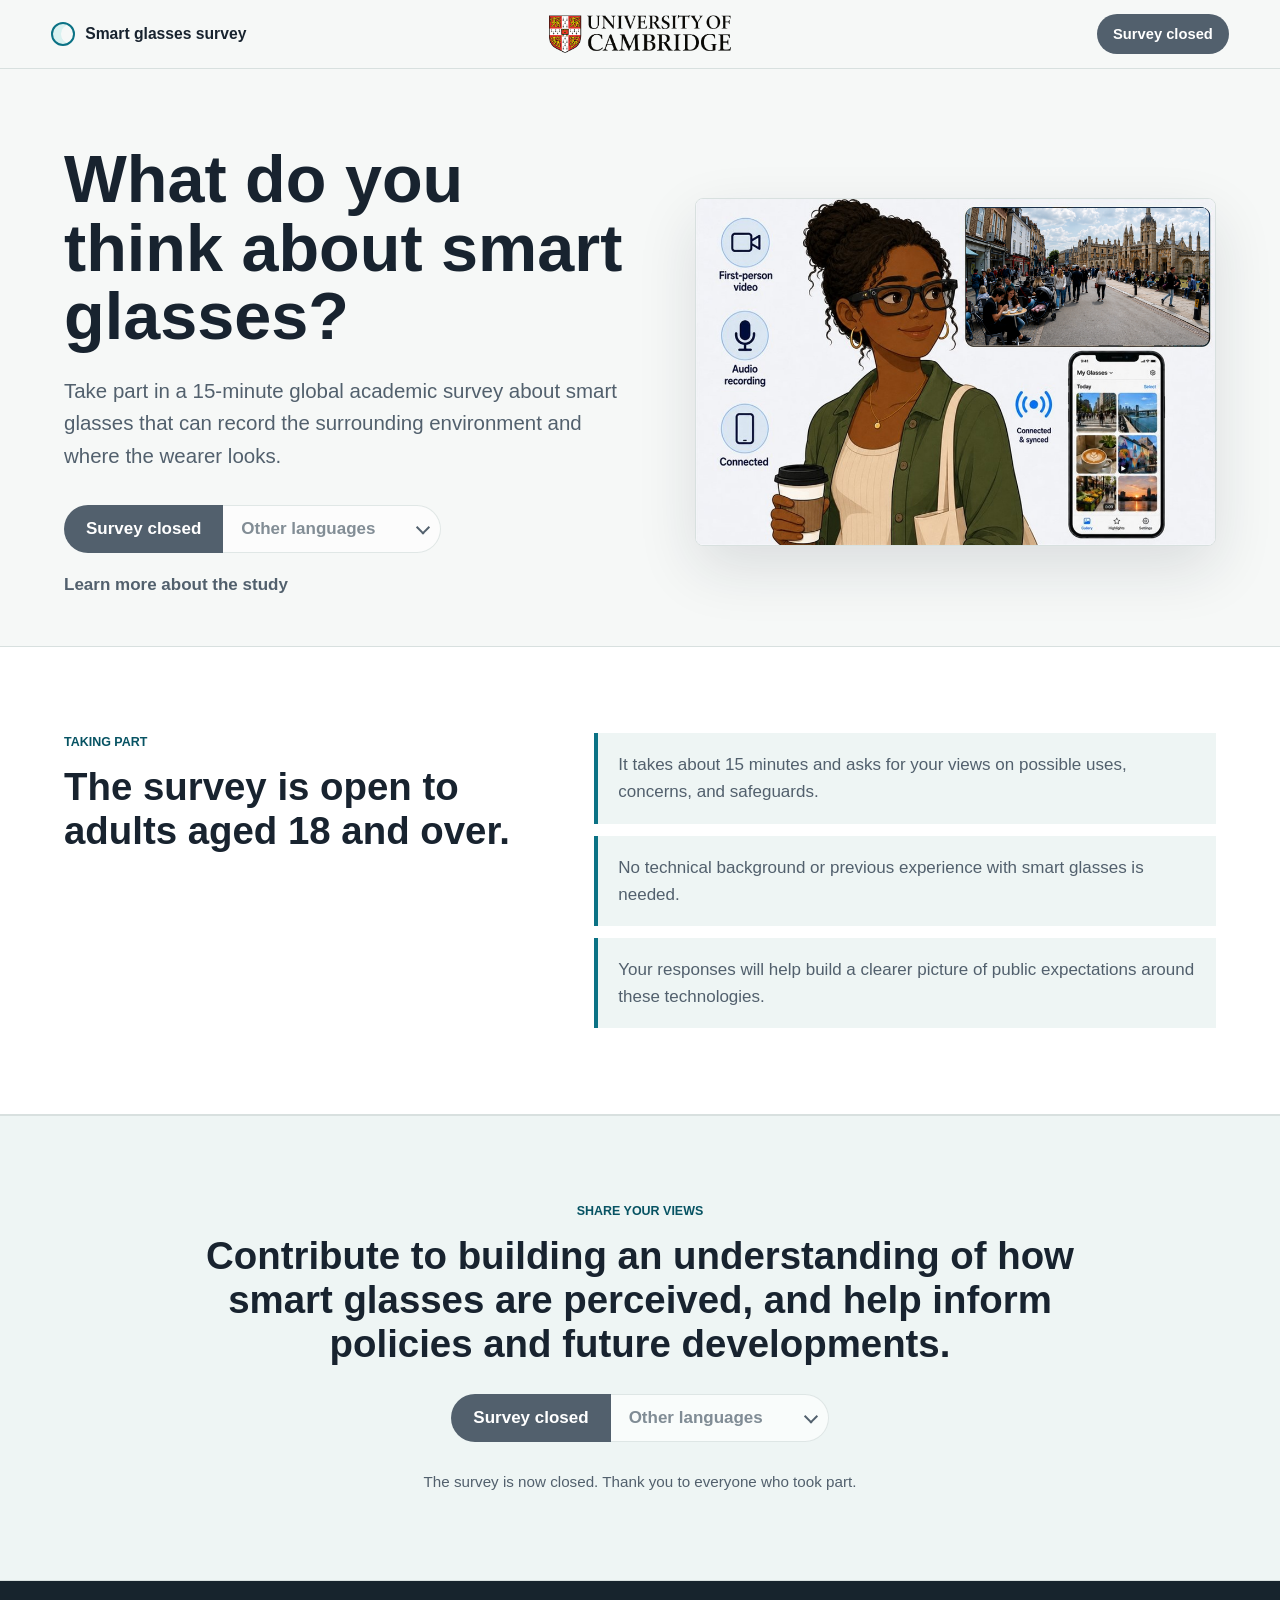
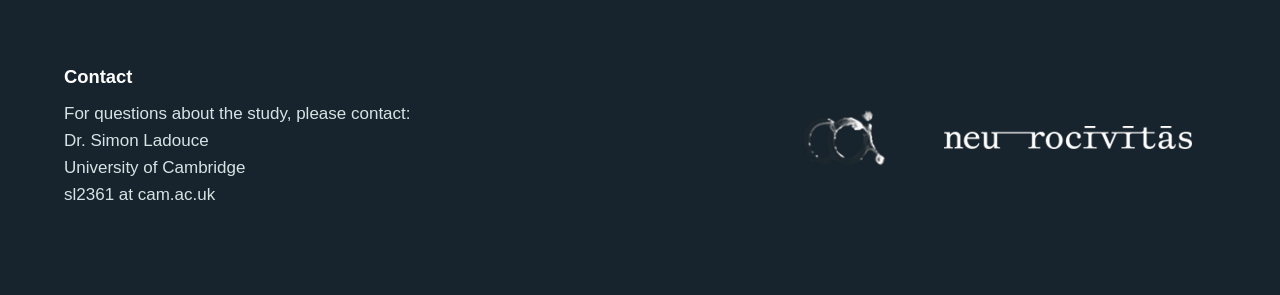
<file: index.html>
<!doctype html>
<html lang="en">
  <head>
    <meta charset="utf-8">
    <meta name="viewport" content="width=device-width, initial-scale=1">
    <title>Smart glasses survey</title>
    <meta
      name="description"
      content="Take part in a 15-minute academic survey about smart glasses, gaze data, privacy, consent, and responsible use in public and everyday environments."
    >
    <meta property="og:title" content="What do people think about smart glasses?">
    <meta
      property="og:description"
      content="An academic survey about first-person video, audio, gaze data, privacy, consent, and responsible use of smart glasses."
    >
    <meta property="og:image" content="site-assets/consumer_smart-glasses.jpg">
    <link rel="stylesheet" href="styles.css">
  </head>
  <body>
    <header class="site-header">
      <a class="brand" href="#top" aria-label="Smart glasses survey home">
        <span class="brand-mark" aria-hidden="true"></span>
        <span>Smart glasses survey</span>
      </a>
      <div class="header-logo" aria-label="Study institution">
        <img
          class="header-cambridge-logo"
          src="site-assets/ucam-logo-colour-preferred.png"
          alt="University of Cambridge"
        >
      </div>
      <span class="button button-small survey-link is-disabled" aria-disabled="true">Survey closed</span>
    </header>

    <main id="top">
      <section class="hero" aria-labelledby="hero-title">
        <div class="hero-copy">
          <h1 id="hero-title">What do you think about smart glasses?</h1>
          <p class="lead">
            Take part in a 15-minute global academic survey about smart glasses that can record the surrounding environment and where the wearer looks.
          </p>
          <div class="hero-actions">
            <div class="survey-action">
              <span class="button survey-link is-disabled" aria-disabled="true">Survey closed</span>
              <label class="language-switch">
                <span class="sr-only">Survey language</span>
                <select class="survey-language" aria-label="Survey language" disabled>
                  <option value="" selected>Other languages</option>
                  <option value="ar">Arabic</option>
                  <option value="zh">Chinese</option>
                  <option value="nl">Dutch</option>
                  <option value="en">English</option>
                  <option value="fr">French</option>
                </select>
              </label>
            </div>
            <a class="text-link" href="#taking-part">Learn more about the study</a>
          </div>
        </div>
        <figure class="hero-media">
          <div class="hero-visual hero-visual-consumer">
            <img
              src="site-assets/consumer_smart-glasses_noheader_hires.png"
              alt="Illustration of a person wearing consumer smart glasses that record first-person video and audio, connected to a phone app, with an inset showing an example of what the glasses record."
            >
          </div>
        </figure>
      </section>

      <section id="taking-part" class="section ethics-section" aria-labelledby="taking-part-title">
        <div>
          <p class="eyebrow">Taking part</p>
          <h2 id="taking-part-title">The survey is open to adults aged 18 and over.</h2>
        </div>
        <div class="ethics-list">
          <p>It takes about 15 minutes and asks for your views on possible uses, concerns, and safeguards.</p>
          <p>No technical background or previous experience with smart glasses is needed.</p>
          <p>Your responses will help build a clearer picture of public expectations around these technologies.</p>
        </div>
      </section>

      <section class="cta-section" aria-labelledby="cta-title">
        <div class="cta-inner">
          <p class="eyebrow">Share your views</p>
          <h2 id="cta-title">Contribute to building an understanding of how smart glasses are perceived, and help inform policies and future developments.</h2>
          <div class="survey-action survey-action-center">
            <span class="button survey-link is-disabled" aria-disabled="true">Survey closed</span>
            <label class="language-switch">
              <span class="sr-only">Survey language</span>
              <select class="survey-language" aria-label="Survey language" disabled>
                <option value="" selected>Other languages</option>
                <option value="ar">Arabic</option>
                <option value="zh">Chinese</option>
                <option value="nl">Dutch</option>
                <option value="en">English</option>
                <option value="fr">French</option>
              </select>
            </label>
          </div>
          <p class="small-note">The survey is now closed. Thank you to everyone who took part.</p>
        </div>
      </section>
    </main>

    <footer id="contact" class="site-footer">
      <div>
        <h2>Contact</h2>
        <p>For questions about the study, please contact:</p>
        <p>
          <span>Dr. Simon Ladouce</span>
          <span>University of Cambridge</span>
          <span>sl2361 at cam.ac.uk</span>
        </p>
      </div>
      <div class="footer-logos" aria-label="Project partners">
        <a class="footer-logo-link" href="https://cca.arct.cam.ac.uk/" target="_blank" rel="noopener">
          <img
            class="logo-cca"
            src="site-assets/cca-logo-transparent.png"
            alt="Cambridge Centre for the Arts"
          >
        </a>
        <a class="logo-dark" href="https://neurocivitas.group.cam.ac.uk/" target="_blank" rel="noopener">
          <img
            class="logo-neurocivitas"
            src="site-assets/neurocivitas-logo.png"
            alt="NeuroCivitas"
          >
        </a>
      </div>
    </footer>
    <script src="script.js"></script>
  </body>
</html>
</file>
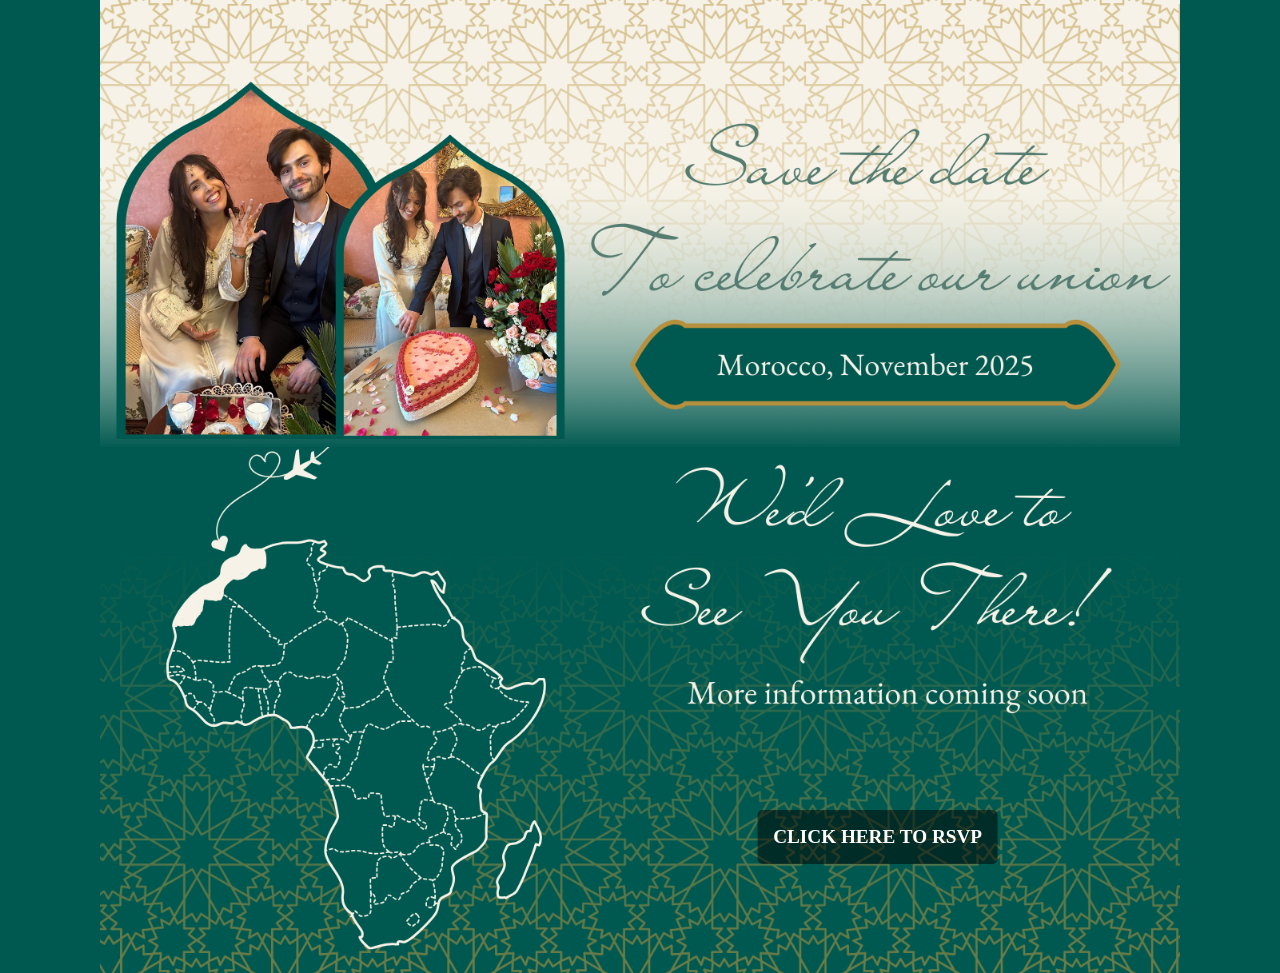
<file: rsvp.html>
<!DOCTYPE html>
<html>
<head>
  <meta charset="UTF-8">
  <title>Save the Date</title>
  <style>
    /* Remove default margin/padding */
    body, html {
      margin: 0;
      padding: 0;
      background-color: #005950; /* The teal color */
    }

    /* A container to hold the image and the button */
    .container {
      position: relative; /* Makes it possible to position child elements absolutely */
      width: 100%;
      max-width: 1080px; /* Adjust to suit your needs */
      margin: 0 auto;
    }

    /* The invitation image should scale responsively */
    .invitation-image {
      width: 100%;
      height: auto;
      display: block;
    }

    /* The RSVP button is positioned absolutely on top of the image */
    .rsvp-button {
  position: absolute;
  top: 86%; 
  left: 72%;
  transform: translate(-50%, -50%);
  display: inline-block;
  text-align: center;
  /* Font size (change the value as you prefer) */
  font-size: 1.2rem;
  
  padding: 1rem 1rem;
  font-weight: bold;
  color: #fff;
  text-decoration: none;
  background-color: rgba(0, 0, 0, 0.5);
  border-radius: 5px;
  transition: background-color 0.3s;
    }

    .rsvp-button:hover {
      background-color: rgba(0, 0, 0, 0.7);
    }
  </style>
</head>
<body>

  <div class="container">
    <!-- Replace with your actual image file -->
    <img 
      src="full-web.png" 
      alt="Save the Date Invitation" 
      class="invitation-image"
    >

    <!-- The clickable button placed on top of the image -->
    <a href="https://docs.google.com/forms/d/e/1FAIpQLSf3waASdLVAe0E1AQasfaRzoNLeuCQVCKzDHpR6A4rEiW-zcA/viewform?usp=header" target="_blank" class="rsvp-button">
      CLICK HERE TO RSVP
    </a>
  </div>

</body>
</html>
</file>
<file: styles.css>
:root {
  --bg: #f6f8f7;
  --surface: #ffffff;
  --surface-soft: #eef5f4;
  --ink: #18232f;
  --muted: #52606d;
  --line: #d8e0df;
  --accent: #0b7285;
  --accent-dark: #075363;
  --accent-soft: #d9f1f0;
  --focus: #f2b84b;
  --shadow: 0 22px 60px rgba(24, 35, 47, 0.12);
}

* {
  box-sizing: border-box;
}

html {
  scroll-behavior: smooth;
}

body {
  margin: 0;
  background: var(--bg);
  color: var(--ink);
  font-family: Arial, Helvetica, sans-serif;
  font-size: 17px;
  line-height: 1.6;
}

img {
  display: block;
  max-width: 100%;
}

a {
  color: var(--accent-dark);
}

a:focus-visible,
button:focus-visible {
  outline: 3px solid var(--focus);
  outline-offset: 4px;
}

.site-header {
  position: sticky;
  top: 0;
  z-index: 20;
  display: grid;
  grid-template-columns: minmax(0, 1fr) auto minmax(0, 1fr);
  grid-template-areas: "brand logo cta";
  gap: 20px;
  align-items: center;
  padding: 14px clamp(18px, 4vw, 56px);
  background: rgba(246, 248, 247, 0.94);
  border-bottom: 1px solid var(--line);
  backdrop-filter: blur(16px);
}

.brand {
  grid-area: brand;
  justify-self: start;
  display: inline-flex;
  gap: 10px;
  align-items: center;
  color: var(--ink);
  font-size: 0.98rem;
  font-weight: 700;
  text-decoration: none;
}

.brand-mark {
  width: 24px;
  height: 24px;
  border: 2px solid var(--accent);
  border-radius: 50%;
  box-shadow: inset 8px 0 0 var(--accent-soft);
}

.header-logo {
  grid-area: logo;
  justify-self: center;
  display: flex;
  align-items: center;
}

.header-cambridge-logo {
  height: clamp(26px, 4vw, 38px);
  width: auto;
  object-fit: contain;
}

.survey-action {
  display: inline-flex;
  align-items: center;
}

.survey-action-center {
  justify-content: center;
  margin-bottom: 14px;
}

.language-switch {
  display: inline-flex;
  position: relative;
}

.language-switch::after {
  content: "";
  position: absolute;
  top: 50%;
  right: 13px;
  width: 8px;
  height: 8px;
  border-right: 2px solid var(--muted);
  border-bottom: 2px solid var(--muted);
  pointer-events: none;
  transform: translateY(-65%) rotate(45deg);
}

.language-switch select {
  width: 218px;
  min-height: 48px;
  padding: 0 44px 0 18px;
  border: 1px solid var(--line);
  border-left: 0;
  border-radius: 0 999px 999px 0;
  appearance: none;
  background: var(--surface);
  color: var(--ink);
  font: inherit;
  font-size: inherit;
  font-weight: 800;
  line-height: 1;
}

.survey-action .button {
  border-radius: 999px 0 0 999px;
}

.survey-action .button:focus-visible {
  position: relative;
  z-index: 1;
}

.survey-action .language-switch select:focus-visible {
  position: relative;
  z-index: 1;
}

.sr-only {
  position: absolute;
  width: 1px;
  height: 1px;
  padding: 0;
  overflow: hidden;
  clip: rect(0, 0, 0, 0);
  white-space: nowrap;
  border: 0;
}

.text-link {
  color: var(--muted);
  font-weight: 700;
  text-decoration: none;
}

.text-link:hover {
  color: var(--accent-dark);
}

.button {
  display: inline-flex;
  min-height: 48px;
  align-items: center;
  justify-content: center;
  padding: 0 22px;
  border-radius: 999px;
  background: var(--accent);
  color: #ffffff;
  font-weight: 800;
  line-height: 1;
  text-decoration: none;
  box-shadow: 0 12px 24px rgba(11, 114, 133, 0.18);
}

.button:hover {
  background: var(--accent-dark);
}

.button.is-disabled,
.button.is-disabled:hover {
  background: var(--muted);
  box-shadow: none;
  cursor: not-allowed;
}

.language-switch select:disabled {
  color: var(--muted);
  cursor: not-allowed;
}

.button-small {
  grid-area: cta;
  justify-self: end;
  min-height: 40px;
  padding: 0 16px;
  font-size: 0.92rem;
  border-radius: 999px;
}

.hero {
  display: grid;
  grid-template-columns: minmax(0, 0.98fr) minmax(320px, 0.9fr);
  gap: clamp(28px, 5vw, 72px);
  align-items: center;
  padding: clamp(34px, 6vw, 76px) clamp(18px, 5vw, 72px) 48px;
}

.hero-copy {
  max-width: 760px;
}

.eyebrow {
  margin: 0 0 12px;
  color: var(--accent-dark);
  font-size: 0.78rem;
  font-weight: 800;
  letter-spacing: 0;
  text-transform: uppercase;
}

h1,
h2,
h3,
p {
  overflow-wrap: anywhere;
}

h1 {
  margin: 0;
  max-width: 880px;
  font-size: clamp(2.25rem, 5.2vw, 5.35rem);
  line-height: 1.03;
  letter-spacing: 0;
}

h2 {
  margin: 0;
  font-size: clamp(1.7rem, 3vw, 3rem);
  line-height: 1.14;
  letter-spacing: 0;
}

h3 {
  margin: 0 0 8px;
  font-size: 1.12rem;
  line-height: 1.25;
}

.lead {
  max-width: 690px;
  margin: 24px 0 0;
  color: var(--muted);
  font-size: clamp(1.08rem, 2vw, 1.28rem);
}

.logo-row {
  display: flex;
  flex-wrap: wrap;
  gap: 12px;
  align-items: center;
}

.logo-row img,
.logo-dark {
  display: block;
  max-height: 80px;
}

.logo-cca {
  width: 116px;
  height: 80px;
  object-fit: contain;
}

.footer-logo-link {
  display: block;
  transition: opacity 0.15s ease;
}

.footer-logo-link:hover {
  opacity: 0.85;
}

.logo-dark {
  display: inline-flex;
  align-items: center;
  justify-content: center;
  min-width: 296px;
  padding: 16px 24px;
  border-radius: 8px;
  background: #17242d;
  text-decoration: none;
  transition: opacity 0.15s ease;
}

.logo-dark:hover {
  opacity: 0.85;
}

.logo-neurocivitas {
  width: 248px;
  height: auto;
  object-fit: contain;
}

.hero-actions {
  display: flex;
  flex-wrap: wrap;
  gap: 18px;
  align-items: center;
  margin-top: 32px;
}

.hero-media {
  margin: 0;
}

.hero-visual {
  position: relative;
  overflow: hidden;
  border: 1px solid var(--line);
  border-radius: 8px;
  background: var(--surface);
  box-shadow: var(--shadow);
}

.hero-visual img {
  width: 100%;
  aspect-ratio: 3 / 2;
  object-fit: cover;
  object-position: center;
}

.section,
.image-band,
.cta-section,
.site-footer {
  margin: 0 auto;
  padding: clamp(54px, 7vw, 86px) clamp(18px, 5vw, 72px);
}

.section {
  border-top: 1px solid var(--line);
}

.ethics-section,
.transform-section,
.site-footer {
  display: grid;
  grid-template-columns: minmax(0, 0.75fr) minmax(0, 1fr);
  gap: clamp(28px, 5vw, 68px);
  align-items: start;
}

.section-heading {
  max-width: 780px;
  margin-bottom: 28px;
}

.section-heading.compact {
  max-width: 920px;
}

.ethics-list p,
.site-footer p {
  margin: 0;
  color: var(--muted);
}

.topic-grid {
  display: grid;
  grid-template-columns: repeat(3, minmax(0, 1fr));
  gap: 16px;
}

.topic-grid article {
  min-height: 210px;
  padding: 24px;
  border: 1px solid var(--line);
  border-radius: 8px;
  background: var(--surface);
}

.topic-grid p {
  margin: 0;
  color: var(--muted);
}

.image-band {
  background: var(--surface-soft);
}

.context-grid {
  display: grid;
  grid-template-columns: repeat(3, minmax(0, 1fr));
  gap: 16px;
}

.context-grid figure,
.comparison figure {
  margin: 0;
  overflow: hidden;
  border: 1px solid var(--line);
  border-radius: 8px;
  background: var(--surface);
}

.context-grid img {
  width: 100%;
  aspect-ratio: 4 / 3;
  object-fit: cover;
}

figcaption {
  padding: 12px 14px;
  color: var(--muted);
  font-size: 0.94rem;
  font-weight: 700;
}

.comparison {
  display: grid;
  grid-template-columns: repeat(2, minmax(0, 1fr));
  gap: 14px;
}

.comparison img {
  width: 100%;
  aspect-ratio: 16 / 9;
  object-fit: cover;
}

.ethics-section {
  background: var(--surface);
  border-top: 1px solid var(--line);
  border-bottom: 1px solid var(--line);
}

.ethics-list {
  display: grid;
  gap: 12px;
}

.ethics-list p {
  padding: 18px 20px;
  border-left: 4px solid var(--accent);
  background: var(--surface-soft);
}

.cta-section {
  background: var(--surface-soft);
  border-top: 1px solid var(--line);
  border-bottom: 1px solid var(--line);
  text-align: center;
}

.cta-inner {
  max-width: 980px;
  margin: 0 auto;
}

.cta-section h2 {
  margin: 0 auto 28px;
  max-width: 900px;
}

.small-note {
  margin: 14px 0 0;
  color: var(--muted);
  font-size: 0.95rem;
}

.site-footer {
  background: #17242d;
  color: #ffffff;
  grid-template-columns: minmax(0, 720px) auto;
  justify-content: space-between;
  align-items: center;
}

.site-footer h2 {
  margin: 0 0 12px;
  font-size: 1.15rem;
}

.site-footer p,
.site-footer a {
  color: #d5e4e3;
}

.site-footer span {
  display: block;
}

.footer-logos {
  display: flex;
  gap: 16px;
  align-items: center;
  justify-content: flex-end;
}

.ethics-ref {
  display: block;
  margin-top: 8px;
}

@media (max-width: 920px) {
  .hero,
  .ethics-section,
  .transform-section,
  .site-footer {
    grid-template-columns: 1fr;
  }

  .footer-logos {
    justify-content: flex-start;
  }

  .hero {
    padding-top: 44px;
  }

  .topic-grid,
  .context-grid {
    grid-template-columns: 1fr;
  }

  .topic-grid article {
    min-height: 0;
  }
}

@media (max-width: 620px) {
  body {
    font-size: 16px;
  }

  .site-header {
    gap: 8px 10px;
    padding: 12px 18px;
    grid-template-columns: minmax(0, 1fr) auto;
    grid-template-areas:
      "brand cta"
      "logo logo";
  }

  .header-logo {
    justify-self: center;
  }

  .brand span:last-child {
    max-width: 180px;
    line-height: 1.2;
  }

  .button-small {
    min-height: 38px;
    padding: 0 11px;
    font-size: 0.82rem;
  }

  .language-switch select {
    min-height: 36px;
    font-size: 0.84rem;
  }

  .hero {
    gap: 26px;
    padding-top: 34px;
    padding-bottom: 40px;
  }

  h1 {
    font-size: clamp(1.92rem, 8.6vw, 2.18rem);
    line-height: 1.08;
  }

  .lead {
    margin-top: 22px;
    font-size: 1.04rem;
  }

  .hero-actions {
    margin-top: 28px;
  }

  .hero-visual img {
    box-shadow: 0 14px 34px rgba(24, 35, 47, 0.1);
  }

  .footer-logos {
    flex-wrap: wrap;
    gap: 12px;
  }

  .logo-dark {
    min-width: 0;
    padding: 12px 18px;
  }

  .logo-neurocivitas {
    width: 190px;
  }

  .hero-actions,
  .comparison {
    align-items: stretch;
    grid-template-columns: 1fr;
  }

  .hero-actions {
    flex-direction: column;
  }

  .survey-action {
    width: 100%;
  }

  .hero-actions .button,
  .hero-actions .text-link,
  .cta-section .button,
  .survey-action .language-switch,
  .survey-action select {
    width: 100%;
  }

  .survey-action .button {
    border-radius: 999px 999px 0 0;
  }

  .survey-action .language-switch select {
    border-top: 0;
    border-left: 1px solid var(--line);
    border-radius: 0 0 999px 999px;
  }

  .text-link {
    text-align: center;
  }
}

@media (max-width: 360px) {
  .site-header {
    padding-inline: 14px;
  }

  .brand {
    gap: 8px;
    font-size: 0.88rem;
  }

  .brand span:last-child {
    max-width: 120px;
  }

  .brand-mark {
    width: 22px;
    height: 22px;
  }

  .button-small {
    padding-inline: 10px;
    font-size: 0.78rem;
  }
}
</file>
